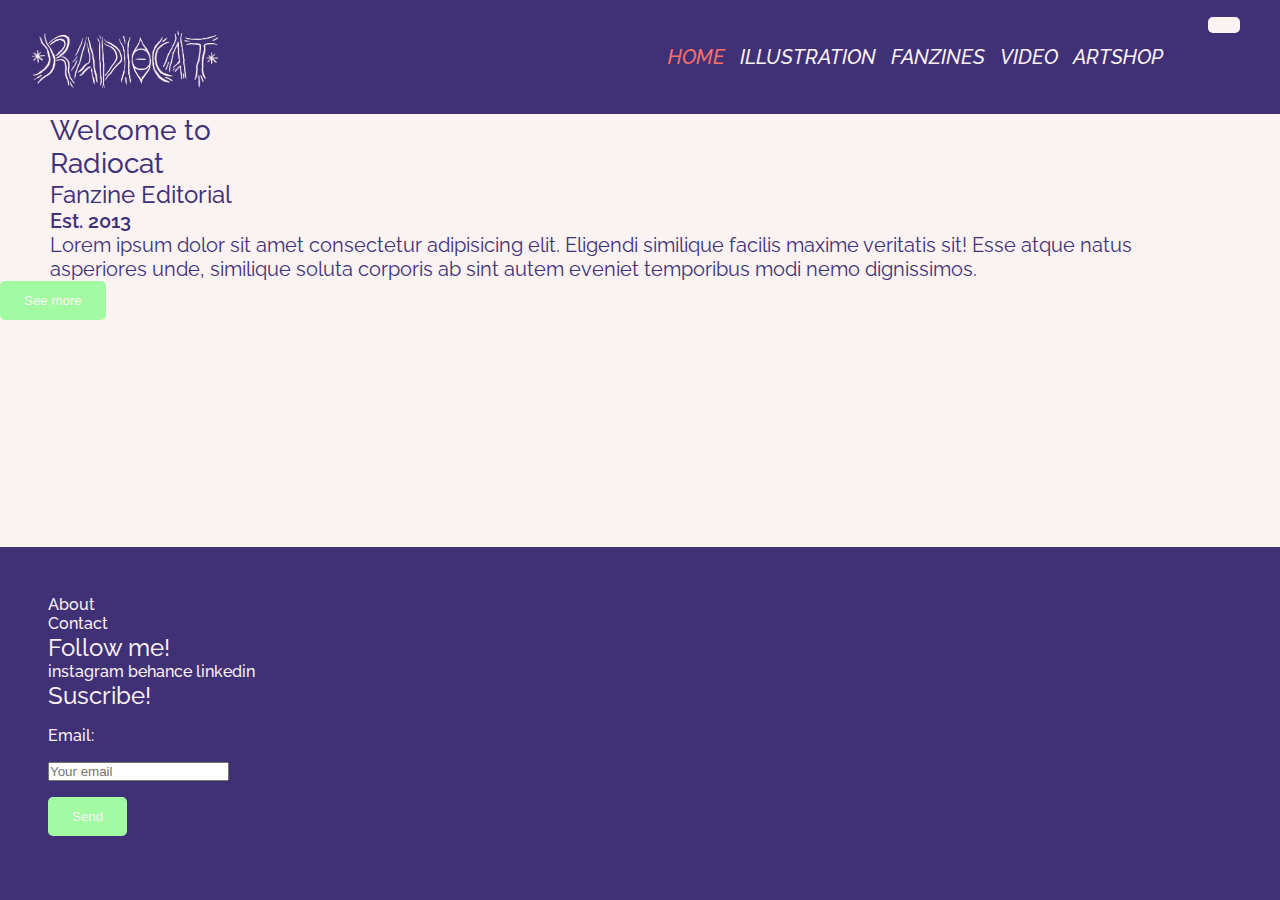
<file: index.html>
<!DOCTYPE html>
<html lang="en">
    <head>
        <meta charset="UTF-8">
        <meta name="viewport" content="width=device-width, initial-scale=1.0">
        <title>Document</title>
        <!-- Todos los llamados a apis o llamados externos se escribe por encima de la etiqueta link del css-->
        <!-- <link rel="preconnect" href="https://fonts.googleapis.com"> -->
        <!-- <link rel="preconnect" href="https://fonts.gstatic.com" crossorigin> -->
        <!-- <link href="https://fonts.googleapis.com/css2?family=Raleway:ital,wght@0,100..900;1,100..900&display=swap" rel="stylesheet"> -->

        <link rel="stylesheet" href="./css/style.css">
        <link href="https://fonts.googleapis.com/css2?family=Material+Symbols+Outlined" rel="stylesheet" />
    </head>
    <body>
        <header>
            <!-- Aquí va el logo -->
            <a href="#"><img src="./assets/img/radiocattypo FBF2F2 (Blanco).png" alt="Radiocat" class="navLogo"></a>
            <nav>
                <input type="checkbox" id="check">
                <label for="check">
                    <i class="menu" id="menuIcon">
                    </i>
                    <i id="cancelIcon" class="close">
                    </i>
                    <button id="buttonCart" class="local_mall">
                    </button>
                </label>
                <ul>
                    <li><a href="#" class="selectedItem">HOME</a></li>
                    <li><a href="./pages/illustration.html">ILLUSTRATION</a></li>
                    <li><a href="./pages/fanzines.html">FANZINES</a></li>
                    <li><a href="./pages/video.html">VIDEO</a></li>
                    <li><a href="./pages/artshop.html">ARTSHOP</a></li>
                </ul>
            </nav>

        </header>

        <main>
            <section class="introHome">
                <h1>Welcome to <br>Radiocat</h1>
                    <h2>Fanzine Editorial</h2>
                        <h3>Est. 2013</h3>
                        <p>Lorem ipsum dolor sit amet consectetur adipisicing elit. Eligendi similique facilis maxime veritatis sit! Esse atque natus asperiores unde, similique soluta corporis ab sint autem eveniet temporibus modi nemo dignissimos.</p>
                        <button class="buttonActive"><a href="./pages/about.html">See more</a></button>
                        
            </section>

        </main>

        <footer>
            <div>
                <ul>
                    <li><a href="./pages/about.html">About</a></li>
                    <li><a href="./pages/contact.html">Contact</a></li>
                </ul>
                <h2>Follow me!</h2>
                <section class="footerSocials">
                    <a href="https://www.instagram.com/radiocat_fanzine" target="_blank">instagram</a>
                    <a href="https://www.behance.net/radiocat_fanzine" target="_blank">behance</a>
                    <a href="https://www.linkedin.com/in/luzmila-quezada-radiocat/" target="_blank">linkedin</a>
                </section>
                <h2>Suscribe!</h2>
                <section class="footerForm">
                    <ul>
                        <li><form action="URL DE DESTINO" method="post"></form></li>
                        <li><label for="email">Email:</label></li>
                        <li><input type="email" id="email" name="email" placeholder="Your email" required></li>
                        <li><button id="buttonSend" class="buttonActive"><a href="">Send</a></button></li>
                    </ul>
                </section>
            </div>
        </footer>
    <!--  -->
    </body>
</html>
</file>
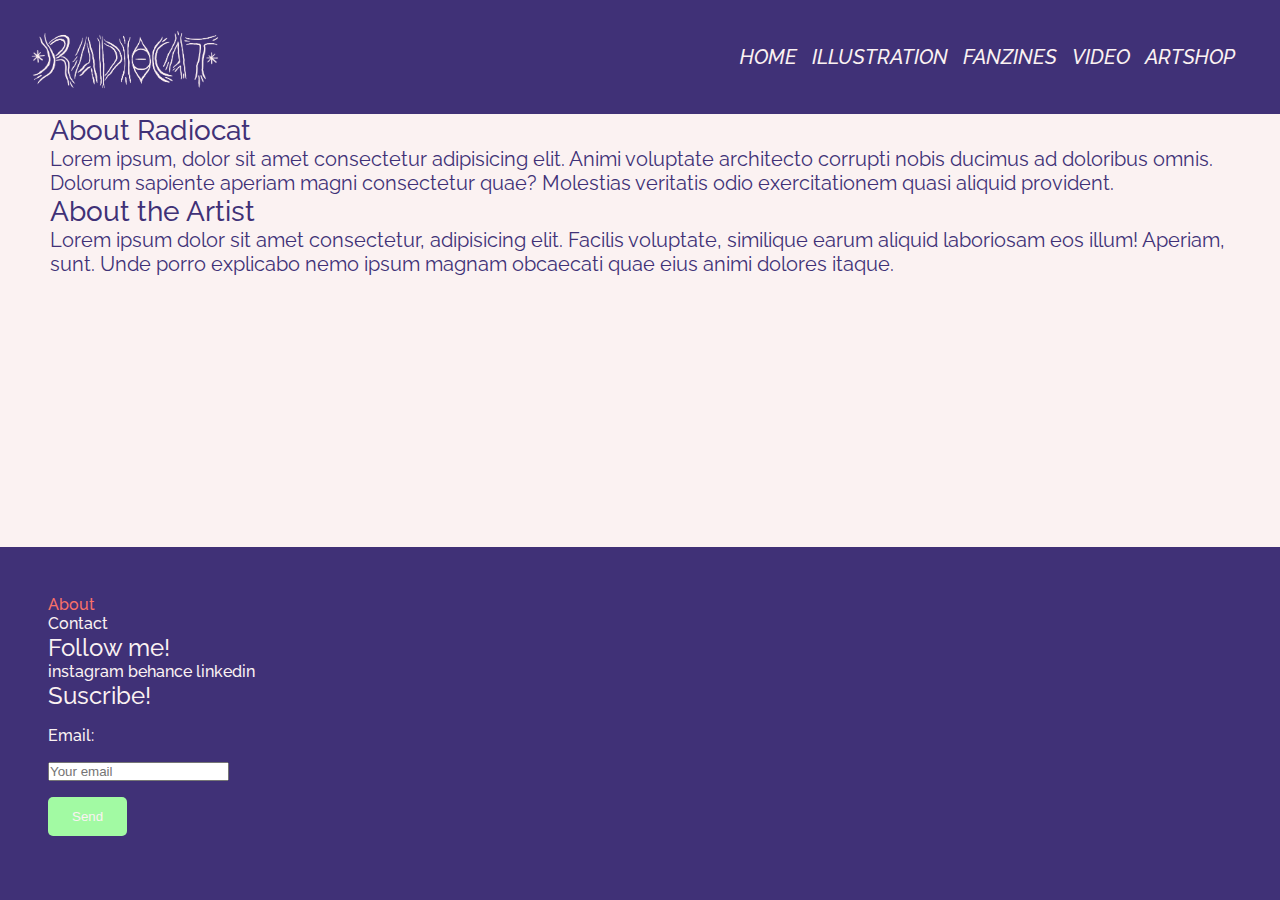
<file: pages/about.html>
<!DOCTYPE html>
<html lang="en">
<head>
    <meta charset="UTF-8">
    <meta name="viewport" content="width=device-width, initial-scale=1.0">
    <title>Document</title>
    <link rel="stylesheet" href="../css/style.css">
    <link href="https://fonts.googleapis.com/css2?family=Material+Symbols+Outlined" rel="stylesheet" />
</head>
<body>
    <header class="headerAbout">
        <!-- Aquí va el logo -->
        <a href="../index.html"><img src="../assets/img/radiocattypo FBF2F2 (Blanco).png" alt="Radiocat" class="navLogo"></a>
        <nav>
            <ul>
                <li><a href="../index.html">HOME</a></li>
                <li><a href="./illustration.html">ILLUSTRATION</a></li>
                <li><a href="./fanzines.html">FANZINES</a></li>
                <li><a href="./video.html">VIDEO</a></li>
                <li><a href="./artshop.html">ARTSHOP</a></li>
            </ul>
        </nav>
    </header>

    <main>
        <section id="aboutRadiocat"class="aboutRadiocat">
            <h1>About Radiocat</h1>
            <p>Lorem ipsum, dolor sit amet consectetur adipisicing elit. Animi voluptate architecto corrupti nobis ducimus ad doloribus omnis. Dolorum sapiente aperiam magni consectetur quae? Molestias veritatis odio exercitationem quasi aliquid provident.</p>
        </section>
        <section id="aboutArtist" class="aboutArtist">
            <h1>About the Artist</h1>
            <p>Lorem ipsum dolor sit amet consectetur, adipisicing elit. Facilis voluptate, similique earum aliquid laboriosam eos illum! Aperiam, sunt. Unde porro explicabo nemo ipsum magnam obcaecati quae eius animi dolores itaque.</p>
        </section>
        
    </main>

    <footer>
        <div>
            <ul>
                <li><a href="#" class="selectedItem">About</a></li>
                <li><a href="./contact.html">Contact</a></li>
            </ul>
            <h2>Follow me!</h2>
            <section class="footerSocials">
                <a href="https://www.instagram.com/radiocat_fanzine" target="_blank">instagram</a>
                <a href="https://www.behance.net/radiocat_fanzine" target="_blank">behance</a>
                <a href="https://www.linkedin.com/in/luzmila-quezada-radiocat/" target="_blank">linkedin</a>
            </section>
            <h2>Suscribe!</h2>
            <section class="footerForm">
                <ul>
                    <li><form action="URL DE DESTINO" method="post"></form></li>
                    <li><label for="email">Email:</label></li>
                    <li><input type="email" id="emailInput" name="email" placeholder="Your email" required></li>
                    <li><button id="buttonSend" class="buttonActive"><a href="">Send</a></button></li>
                </ul>
            </section>
        </div>
    </footer>
    
</body>
</html>
</file>
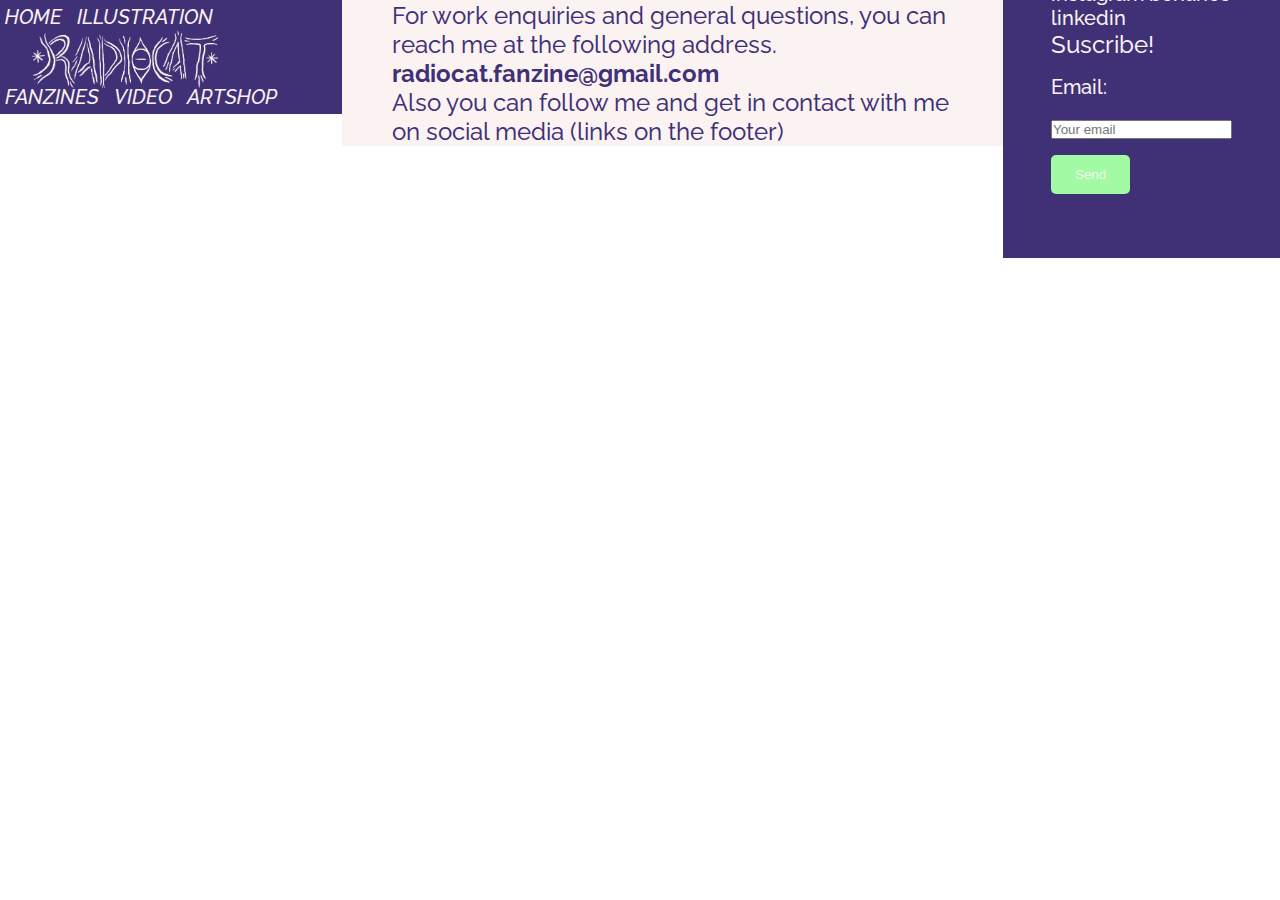
<file: pages/contact.html>
<!DOCTYPE html>
<html lang="en">
<head>
    <meta charset="UTF-8">
    <meta name="viewport" content="width=device-width, initial-scale=1.0">
    <title>Document</title>
    <link rel="stylesheet" href="../css/style.css">
    <link href="https://fonts.googleapis.com/css2?family=Material+Symbols+Outlined" rel="stylesheet" />
</head>
<body>
    <header>
        <!-- Aquí va el logo -->
        <a href="../index.html"><img src="../assets/img/radiocattypo FBF2F2 (Blanco).png" alt="Radiocat" class="navLogo"></a>
        <nav>
            <ul>
                <li><a href="../index.html">HOME</a></li>
                <li><a href="./illustration.html">ILLUSTRATION</a></li>
                <li><a href="./fanzines.html">FANZINES</a></li>
                <li><a href="./video.html">VIDEO</a></li>
                <li><a href="./artshop.html">ARTSHOP</a></li>
            </ul>
        </nav>

    <main>
        <Section class="contactInfo">
            <h1>Contact</h1>
            <h2>For work enquiries and general questions, you can reach me at the following address.</h2>
            <h2><strong>radiocat.fanzine@gmail.com</strong></h2>
            <h2>Also you can follow me and get in contact with me on social media (links on the footer)</h2>
        </Section>
    </main>

    <footer>
        <div>
            <ul>
                <li><a href="./about.html">About</a></li>
                <li><a href="#" class="selectedItem">Contact</a></li>
            </ul>
            <h2>Follow me!</h2>
            <section class="footerSocials">
                <a href="https://www.instagram.com/radiocat_fanzine" target="_blank">instagram</a>
                <a href="https://www.behance.net/radiocat_fanzine" target="_blank">behance</a>
                <a href="https://www.linkedin.com/in/luzmila-quezada-radiocat/" target="_blank">linkedin</a>
            </section>
            <h2>Suscribe!</h2>
            <section class="footerForm">
                <ul>
                    <li><form action="URL DE DESTINO" method="post"></form></li>
                    <li><label for="email">Email:</label></li>
                    <li><input type="email" id="email" name="email" placeholder="Your email" required></li>
                    <li><button id="buttonSend" class="buttonActive"><a href="">Send</a></button></li>
                </ul>
            </section>
        </div>
    </footer>
</body>
</html>
</file>
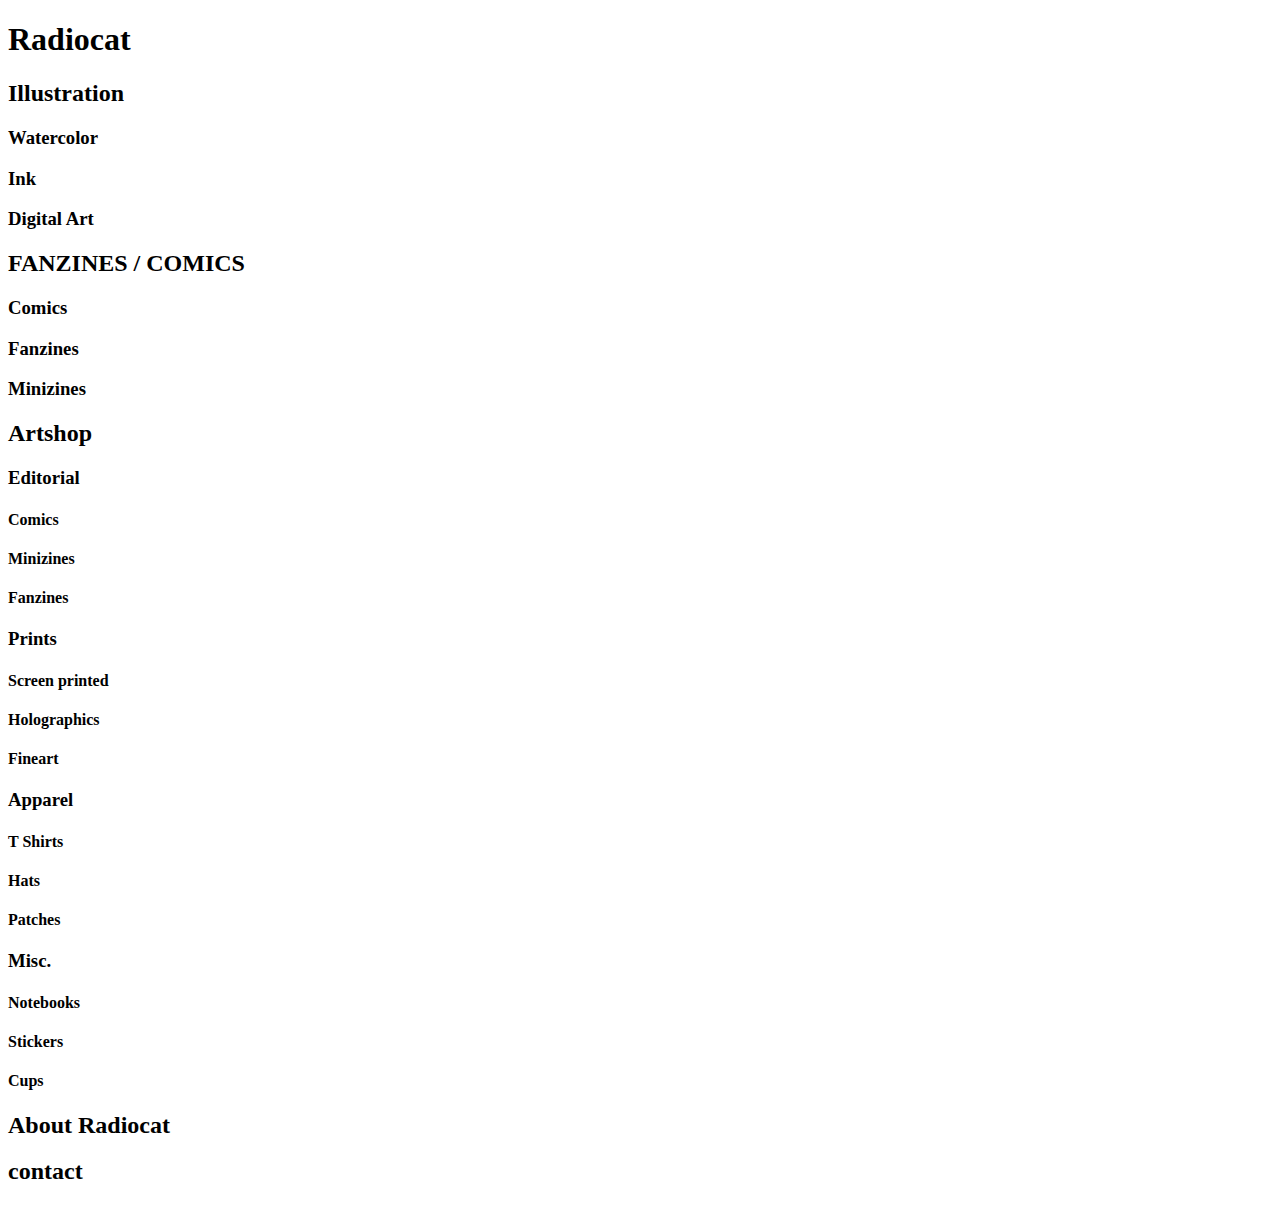
<file: pages/etiquetas.html>
<!DOCTYPE html>
<html lang="en">
<head>
    <meta charset="UTF-8">
    <meta name="viewport" content="width=device-width, initial-scale=1.0">
    <title>Document</title>
</head>
<body>
    <h1>Radiocat</h1>
    <h2>Illustration</h2>
        <h3>Watercolor</h3>
        <h3>Ink</h3>
        <h3>Digital Art</h3>
    <h2>FANZINES / COMICS</h2>
        <h3>Comics</h3>
        <h3>Fanzines</h3>
        <h3>Minizines</h3>
    <h2>Artshop</h2>
        <h3>Editorial</h3>
            <h4>Comics</h4>
            <h4>Minizines</h4>
            <h4>Fanzines</h4>
        <h3>Prints</h3>
            <h4>Screen printed</h4>
            <h4>Holographics</h4>
            <h4>Fineart</h4>
        <h3>Apparel</h3>
            <h4>T Shirts</h4>
            <h4>Hats</h4>
            <h4>Patches</h4>
        <h3>Misc.</h3>
            <h4>Notebooks</h4>
            <h4>Stickers</h4>
            <h4>Cups</h4>
    <h2>About Radiocat</h2>
    <h2>contact</h2>
</body>
</html>
</file>
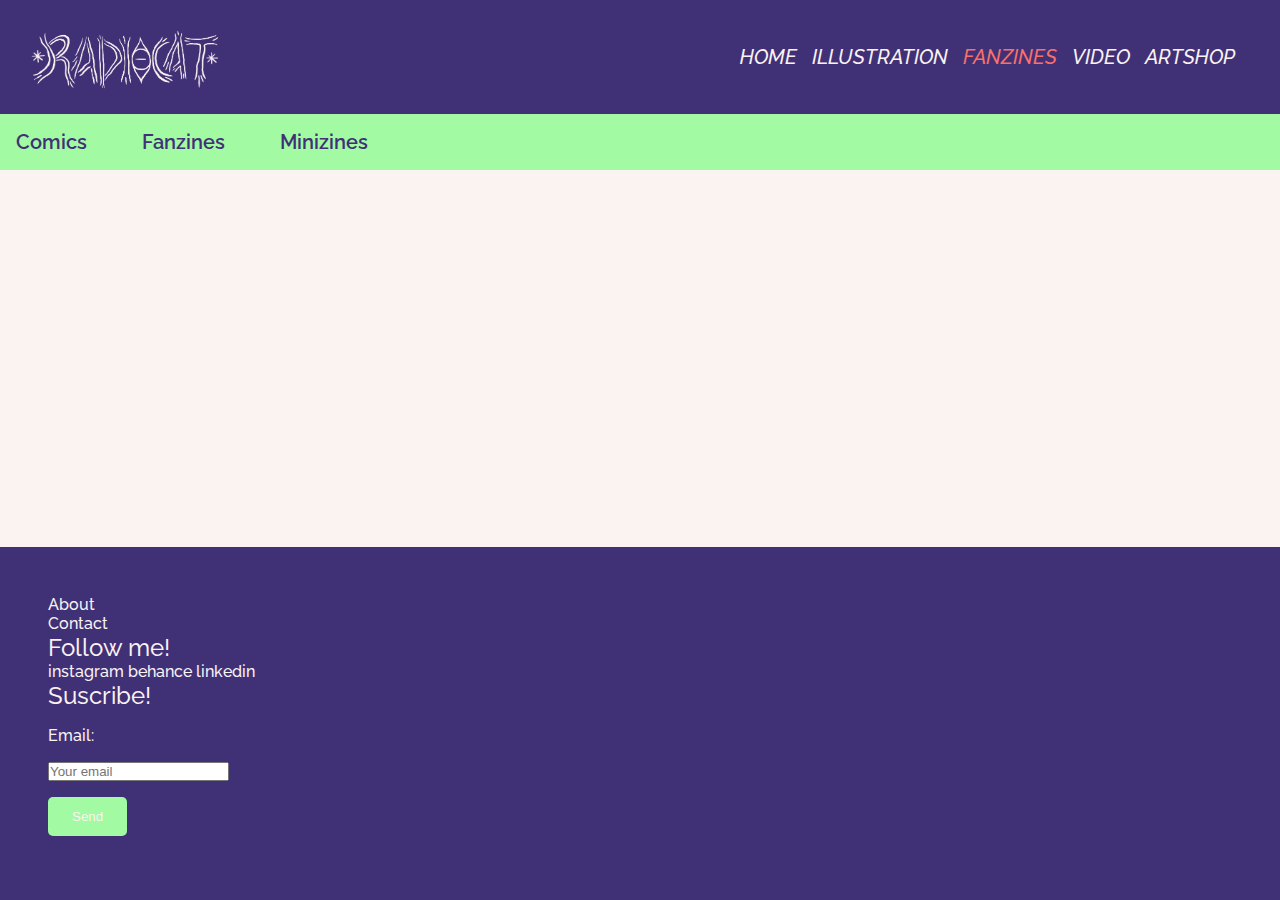
<file: pages/fanzines.html>
<!DOCTYPE html>
<html lang="en">
<head>
    <meta charset="UTF-8">
    <meta name="viewport" content="width=device-width, initial-scale=1.0">
    <title>Document</title>
    <link rel="stylesheet" href="../css/style.css">
    <link href="https://fonts.googleapis.com/css2?family=Material+Symbols+Outlined" rel="stylesheet" />
</head>
<body>
    <header>
        <!-- Aquí va el logo -->
        <a href="../index.html"><img src="../assets/img/radiocattypo FBF2F2 (Blanco).png" alt="Radiocat" class="navLogo"></a>
        <nav>
            <ul>
                <li><a href="../index.html">HOME</a></li>
                <li><a href="./illustration.html">ILLUSTRATION</a></li>
                <li><a href="#" class="selectedItem">FANZINES</a></li>
                <li><a href="./video.html">VIDEO</a></li>
                <li><a href="./artshop.html">ARTSHOP</a></li>
            </ul>
        </nav>
    </header>
    <main>
        <section class="subheaderMenu">
            <a href="" class="subheaderItem">Comics</a>
            <a href="" class="subheaderItem">Fanzines</a>
            <a href="" class="subheaderItem">Minizines</a>
        </section>
        

    </main>
    <footer>
        <div>
            <ul>
                <li><a href="./about.html">About</a></li>
                <li><a href="./contact.html">Contact</a></li>
            </ul>
            <h2>Follow me!</h2>
            <section class="footerSocials">
                <a href="https://www.instagram.com/radiocat_fanzine" target="_blank">instagram</a>
                <a href="https://www.behance.net/radiocat_fanzine" target="_blank">behance</a>
                <a href="https://www.linkedin.com/in/luzmila-quezada-radiocat/" target="_blank">linkedin</a>
            </section>
            <h2>Suscribe!</h2>
            <section class="footerForm">
                <ul>
                    <li><form action="URL DE DESTINO" method="post"></form></li>
                    <li><label for="email">Email:</label></li>
                    <li><input type="email" id="email" name="email" placeholder="Your email" required></li>
                    <li><button id="buttonSend" class="buttonActive"><a href="">Send</a></button></li>
                </ul>
            </section>
        </div>
    </footer>
</body>
</html>
</file>
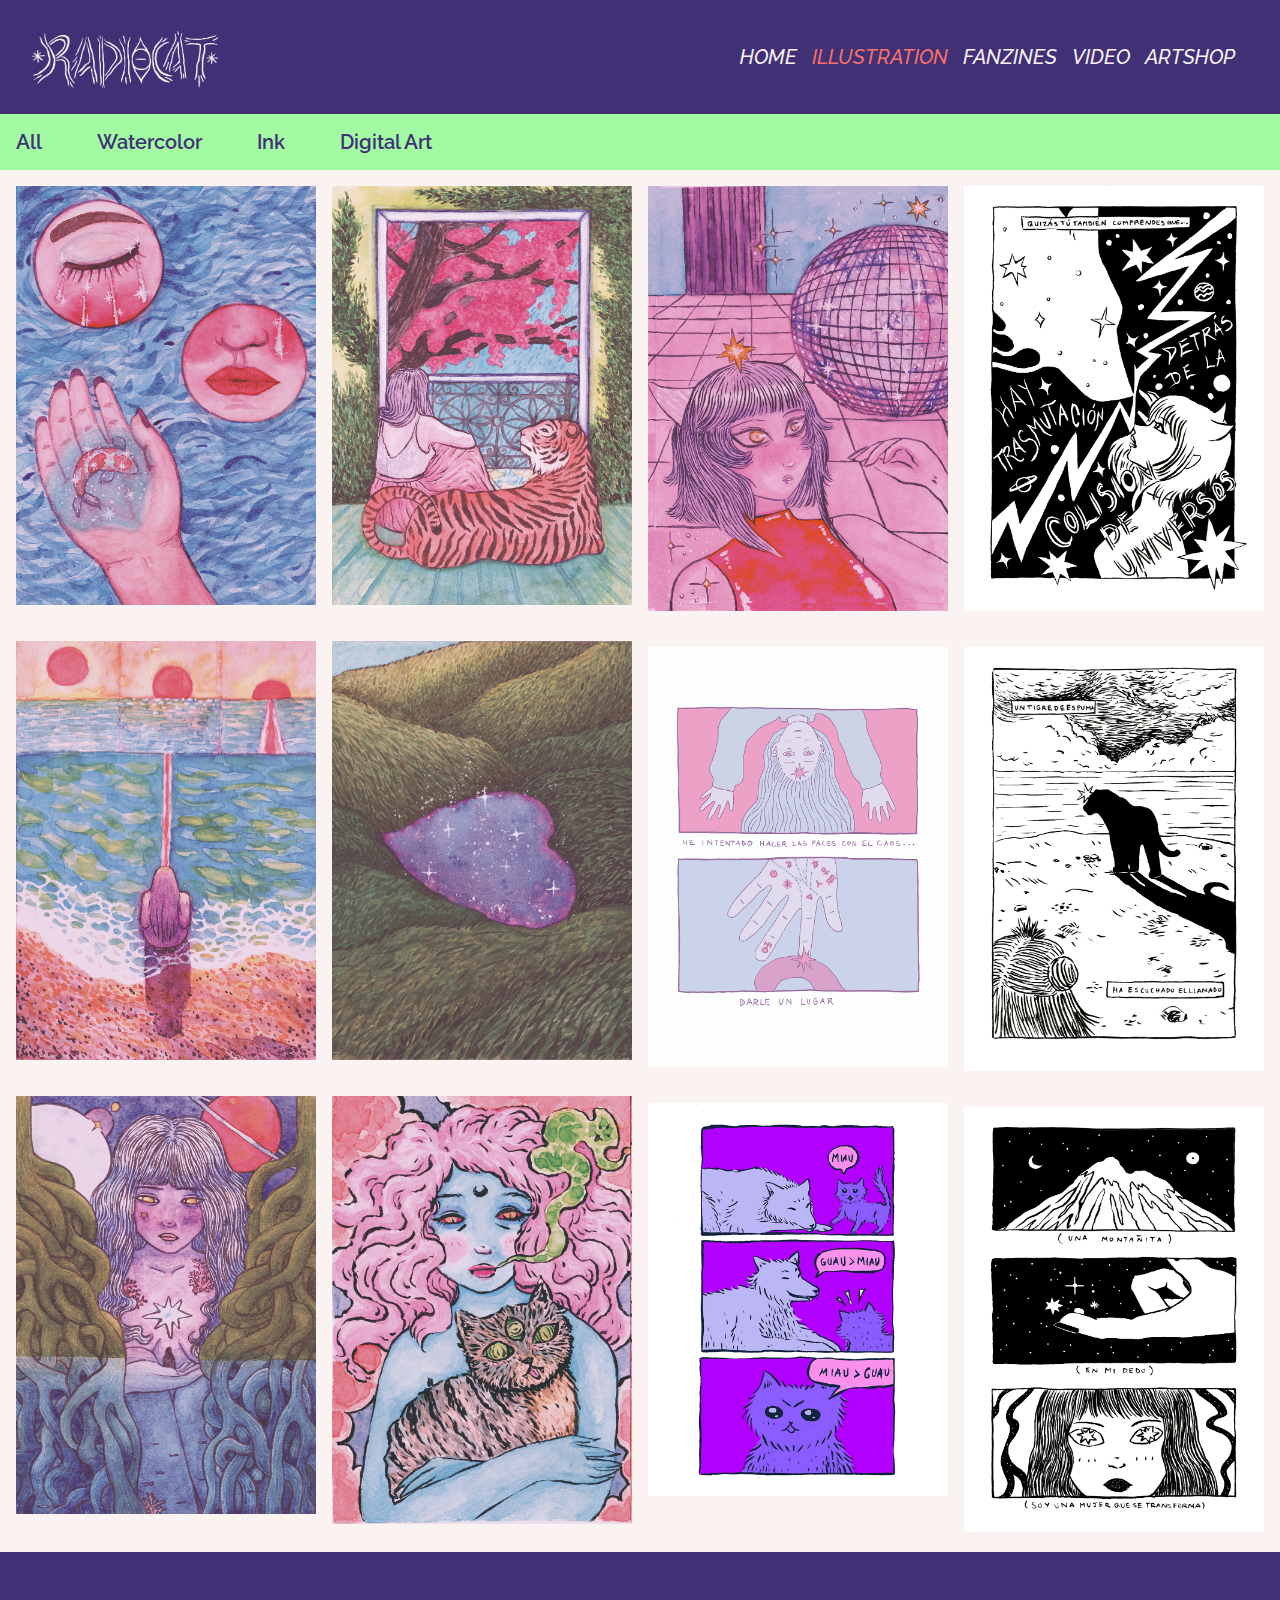
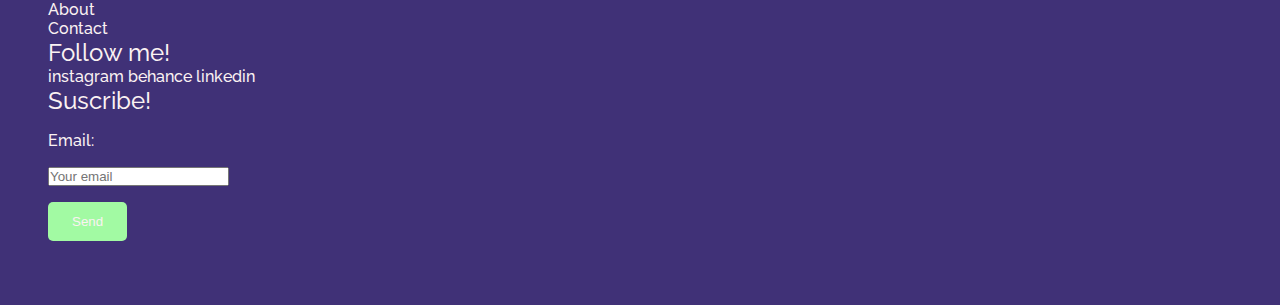
<file: pages/illustration.html>
<!DOCTYPE html>
<html lang="en">
<head>
    <meta charset="UTF-8">
    <meta name="viewport" content="width=device-width, initial-scale=1.0">
    <title>Document</title>
    <link rel="stylesheet" href="../css/style.css">
    <link href="https://fonts.googleapis.com/css2?family=Material+Symbols+Outlined" rel="stylesheet" />
</head>
<body>
    <header>
        <!-- Aquí va el logo -->
        <a href="../index.html"><img src="../assets/img/radiocattypo FBF2F2 (Blanco).png" alt="Radiocat" class="navLogo"></a>
        <nav>
            <ul>
                <li><a href="../index.html">HOME</a></li>
                <li><a href="#" class="selectedItem">ILLUSTRATION</a></li>
                <li><a href="./fanzines.html">FANZINES</a></li>
                <li><a href="./video.html">VIDEO</a></li>
                <li><a href="./artshop.html">ARTSHOP</a></li>
            </ul>
        </nav>
    </header>
    <main>
        <section class="subheaderMenu">
            <a href="" class="subheaderItem">All</a>
            <a href="" class="subheaderItem">Watercolor</a>
            <a href="" class="subheaderItem">Ink</a></li>
            <a href="" class="subheaderItem">Digital Art</a>
        </section>
        <div class="row">
            <div class="column">
                <img src="../assets/img_gallery/a_01.jpg" alt="ilustración de acuarela">
                <img src="../assets/img_gallery/a_02.jpg" alt="ilustración de acuarela">
                <img src="../assets/img_gallery/a_03.jpg" alt="ilustración de acuarela">
            </div>
            <div class="column">
                <img src="../assets/img_gallery/a_04.jpg" alt="ilustración de acuarela">
                <img src="../assets/img_gallery/a_05.jpg" alt="ilustración de acuarela">
                <img src="../assets/img_gallery/a_06.jpg" alt="ilustración de acuarela">
            </div>
            <div class="column">
                <img src="../assets/img_gallery/a_07.jpg" alt="ilustración de acuarela">
                <img src="../assets/img_gallery/d_02.jpg" alt="ilustración digital">
                <img src="../assets/img_gallery/d_01.jpg" alt="ilustración digital">
            </div>
            <div class="column">
                <img src="../assets/img_gallery/i_03.jpg" alt="ilustración de tinta china">
                <img src="../assets/img_gallery/i_02.jpg" alt="ilustración de tinta china">
                <img src="../assets/img_gallery/i_01.jpg" alt="ilustración de tinta china">
            </div>
        </div>

    </main>

    <footer>
        <div>
            <ul>
                <li><a href="./about.html">About</a></li>
                <li><a href="./contact.html">Contact</a></li>
            </ul>
            <h2>Follow me!</h2>
            <section class="footerSocials">
                <a href="https://www.instagram.com/radiocat_fanzine" target="_blank">instagram</a>
                <a href="https://www.behance.net/radiocat_fanzine" target="_blank">behance</a>
                <a href="https://www.linkedin.com/in/luzmila-quezada-radiocat/" target="_blank">linkedin</a>
            </section>
            <h2>Suscribe!</h2>
            <section class="footerForm">
                <ul>
                    <li><form action="URL DE DESTINO" method="post"></form></li>
                    <li><label for="email">Email:</label></li>
                    <li><input type="email" id="email" name="email" placeholder="Your email" required></li>
                    <li><button id="buttonSend" class="buttonActive"><a href="">Send</a></button></li>
                </ul>
            </section>
        </div>
        
    </footer>

</body>
</html>
</file>
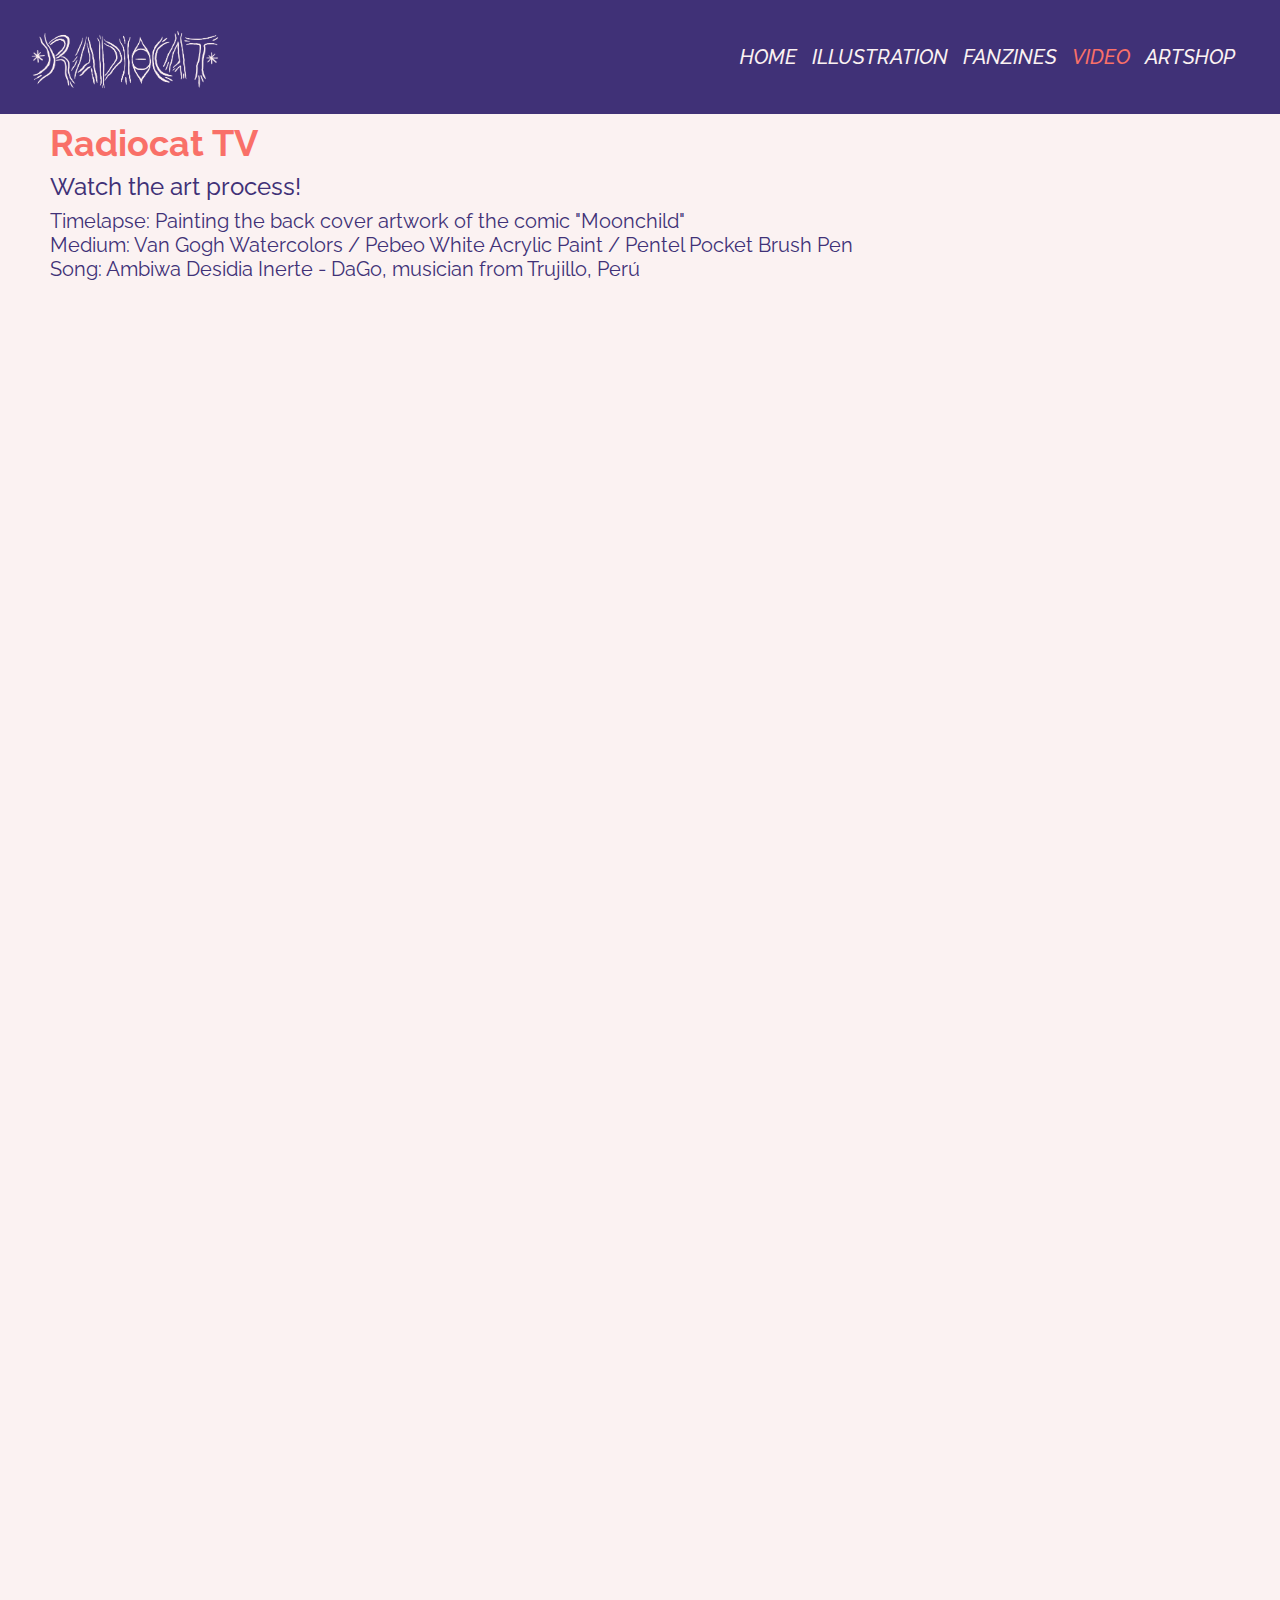
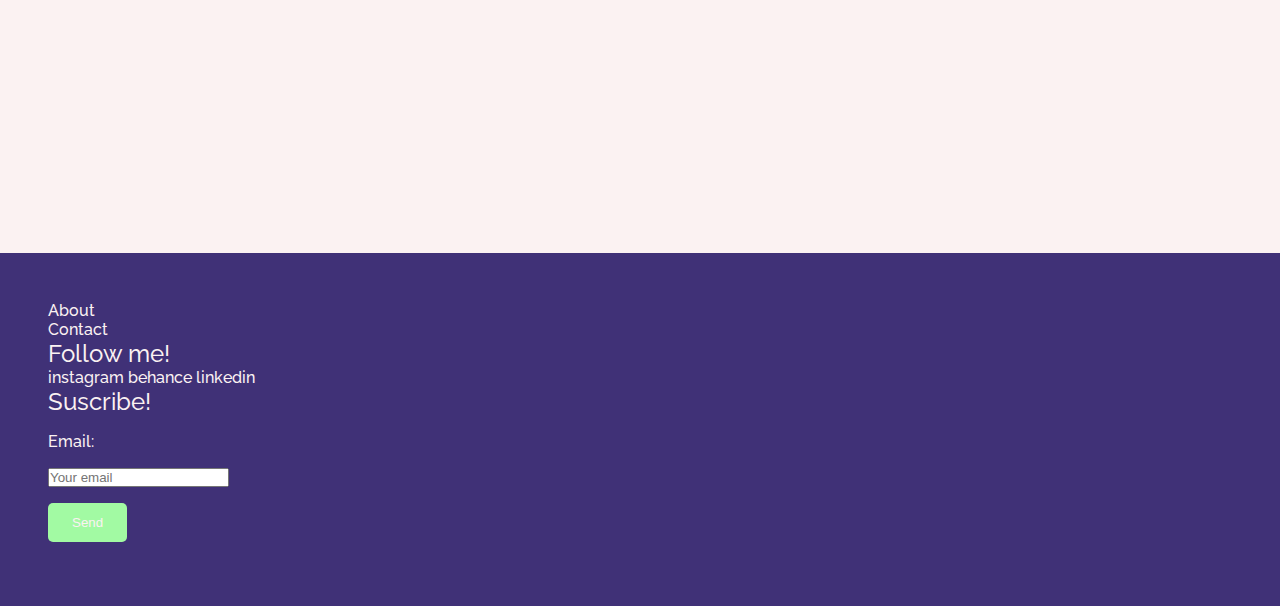
<file: pages/video.html>
<!DOCTYPE html>
<html lang="en">
<head>
    <meta charset="UTF-8">
    <meta name="viewport" content="width=device-width, initial-scale=1.0">
    <title>Document</title>
    <link rel="stylesheet" href="../css/style.css">
    <link href="https://fonts.googleapis.com/css2?family=Material+Symbols+Outlined" rel="stylesheet" />
</head>
<body>
    <header>
        <!-- Aquí va el logo -->
        <a href="../index.html"><img src="../assets/img/radiocattypo FBF2F2 (Blanco).png" alt="Radiocat" class="navLogo"></a>
        <nav>
            <ul>
                <li><a href="../index.html">HOME</a></li>
                <li><a href="./illustration.html">ILLUSTRATION</a></li>
                <li><a href="./fanzines.html">FANZINES</a></li>
                <li><a href="#" class="selectedItem">VIDEO</a></li>
                <li><a href="./artshop.html">ARTSHOP</a></li>
            </ul>
            
        </nav>
    </header>

    <main>
        <Section class="headerVideo">
            <h1 class="titleTv">Radiocat TV</h1>
            <h2>Watch the art process!</h2>
            <p>
                Timelapse: Painting the back cover artwork of the comic "Moonchild"
            </p>
            <p>
                Medium: Van Gogh Watercolors / Pebeo White Acrylic Paint / Pentel Pocket Brush Pen
            </p>
            <p>
                Song: Ambiwa Desidia Inerte - DaGo, musician from Trujillo, Perú
            </p>
        </Section>
        
            <!-- Aquí van los videos de instagram-->
        <section class="timelapseWatercolor">
        <div style="padding:177.78% 0 0 0;position:relative;"><iframe src="https://player.vimeo.com/video/1054376398?h=a733283ef8&amp;badge=0&amp;autopause=0&amp;player_id=0&amp;app_id=58479" frameborder="0" allow="autoplay; fullscreen; picture-in-picture; clipboard-write; encrypted-media" style="position:absolute;top:0;left:0;width:100%;height:100%;" title="TIMELAPSE AMBIWA DESIDIA INERTE"></iframe></div><script src="https://player.vimeo.com/api/player.js"></script>
        </section>

    </main>

    <footer>
        <div>
            <ul class="footerMenu">
                <li><a href="./about.html">About</a></li>
                <li><a href="./contact.html">Contact</a></li>
            </ul>
            <h2>Follow me!</h2>
            <section class="footerSocials">
                <a href="https://www.instagram.com/radiocat_fanzine" target="_blank">instagram</a>
                <a href="https://www.behance.net/radiocat_fanzine" target="_blank">behance</a>
                <a href="https://www.linkedin.com/in/luzmila-quezada-radiocat/" target="_blank">linkedin</a>
            </section>
            <h2>Suscribe!</h2>
            <section class="footerForm">
                <ul>
                    <li><form action="URL DE DESTINO" method="post"></form></li>
                    <li><label for="email">Email:</label></li>
                    <li><input type="email" id="email" name="email" placeholder="Your email" required></li>
                    <li><button id="buttonSend" class="buttonActive"><a href="">Send</a></button></li>
                </ul>
            </section>
        </div>
        
    </footer>
    
</body>
</html>
</file>
<file: css/style.css>
/* Fonts
Titulos y subtitulos
font-family: "Raleway", serif;
font-optical-sizing: auto;
font-weight: 400;
font-style: italic;

Parrafos
font-family: "Raleway", serif;
font-optical-sizing: auto;
font-weight: 400;
font-style: normal;


*/


@import url('https://fonts.googleapis.com/css2?family=Raleway:ital,wght@0,100..900;1,100..900&display=swap');

@font-face {
    font-family: 'Material Symbols Outlined';
    font-style: normal;
    src: url(https://example.com/material-symbols.woff) format('woff');
  }

*{
    margin: 0;
    padding: 0;
    box-sizing: border-box;
    list-style: none
}

body{
    display: grid;
    min-height: 100vh;
    grid-template-rows: auto 1fr auto;
}
header{
    top: 0;
    font-family: "Raleway", serif;
    font-weight: 500;
    font-style: italic;
    font-size: 1.25rem;
    background-color: #403177;
    width: 100%;
    height: 7.125rem;
    margin: 0 auto;
    display: flex;
    align-items: center;
    justify-content: space-between;

}

main{
    background-color: #FBF2F2;
    text-align: left;
}

a{
    color: #FBF2F2;
    text-decoration: none;
}
ul{
    list-style-type: none;
    font-family: "Raleway", serif;
}
nav ul{
    float: right;
    margin-right: 2.5rem;

}

nav ul li{
    display: inline-block;
    line-height: 5rem;
    margin: 0 .3125rem;
}

nav ul li a{
    position: relative;
}


a:hover{
    color: #F97068;
}

label #menuIcon,
label #cancelIcon{
    color: #FBF2F2;
    font-size: 1.875rem;
    float: right;
    line-height: 5rem;
    margin-right: 2.5rem;
    cursor: pointer;
    display: none;
}

#buttonCart{
    color: #403177;
    border: none;
    background-color: #FBF2F2;
    padding: .5rem 1rem;
    border-radius: .3125rem;
    font-size: 2.5rem;
    float: right;
    margin-right: 2.5rem;
    cursor: pointer;
    position: relative;
    line-height: 2rem;
}
#check{
    display: none;
}

@media (max-width: 69.875rem){
    navLogo{
        left: 1%;
        }
    }

@media (max-width: 59rem){
    navLogo{
        left: 0.5%;
        top: 1.25rem;
        width: 8.125rem;
    }
}

/* Estilos generales*/
h1{
    color: #403177;
    font-size: 1.75rem;
    font-family: "Raleway", serif;
    font-style: normal;
    font-weight: 450;
    padding-left: 3.125rem;
    padding-right: 3.125rem;
}

h2{
    color:#403177;
    font-size: 1.5rem;
    font-family: "Raleway", serif;
    font-style: normal;
    font-weight: 450;
    padding-left: 3.125rem;
    padding-right: 3.125rem;
}
h3{
    color: #403177;
    font-size: 1.25rem;
    font-family: "Raleway", serif;
    font-style: normal;
    font-weight: 600;
    padding-left: 3.125rem;
    padding-right: 3.125rem;
}
p{
    color: #403177;
    font-size: 1.25rem;
    font-family: "Raleway", serif;
    font-style: normal;
    font-weight: 400;
    padding-left: 3.125rem;
    padding-right: 3.125rem;
}
.navLogo{
    width: 12.5rem;
    height: 5rem;
    position: absolute;
    object-fit: contain;
    top: 1.25rem;
    left: 2%;
    }

.subheaderMenu{
    background-color: #A2FAA3;
    padding: 1rem 1rem;
    font-size: 1.25rem;
    font-family: "Raleway", serif;
    font-style: normal;
}
.subheaderMenu a{
    color: #403177;
    text-align: center;
    font-weight: 600;
    padding-right: 3.125rem;
}

.buttonActive{
    background-color: #A2FAA3;
    border: none;
    padding: .75rem 1.5rem;
    border-radius: .3125rem;
}

.buttonBuy{
    background-color: #F97068;
    border: none;
    font-weight: bold;
    padding: .75rem 1.5rem;
    border-radius: .3125rem;
}
.newItems .buttonBuy .buttonBuyFont{
    color: #FBF2F2;
}

.newComic .buttonBuy .buttonBuyFont{
    color: #FBF2F2;
}

.imgFeatured{
    width: 18.75rem;
    height: 18.75rem;
    object-fit: contain;
    align-items: center;
}

.imgStandar{
    width: 9.375rem;
    height: 9.375rem;
    object-fit: contain;
}

.selectedItem{
    color: #F97068;

}

.emailInput{
    width: 12.5rem;
}

footer{
    color: #FBF2F2;
    background-color: #403177;
    font-family: "Raleway", serif;
    font-style: normal;
    font-weight: 500;
    padding: 3rem 3rem 3rem 3rem ;
}

footer h2{
    color: #FBF2F2;
    font-weight: 450;
    padding-left: 0;
}

footer div ul a .footerMenu .selectedItem{
    color: #F97068;
}

.footerForm ul li{
    padding-bottom: 1rem;
}

img{
    width: 100%;
}

.row{
    display: flex;
    padding: 0 .5rem;
}

.row .column img {
    padding: 1rem .5rem ;

}
.headerVideo{
    padding: .5rem 0 1rem 0 ;
}

.headerVideo h2{
    padding-bottom: .5rem;
}

.titleTv{
    color: #F97068;
    font-size: 2.25rem;
    font-weight: bold;
    padding-bottom: .5rem;
}

.timelapseWatercolor{
    padding-left: 3rem;
    padding-right: 30%;
    padding-bottom: 3rem;
}
</file>
